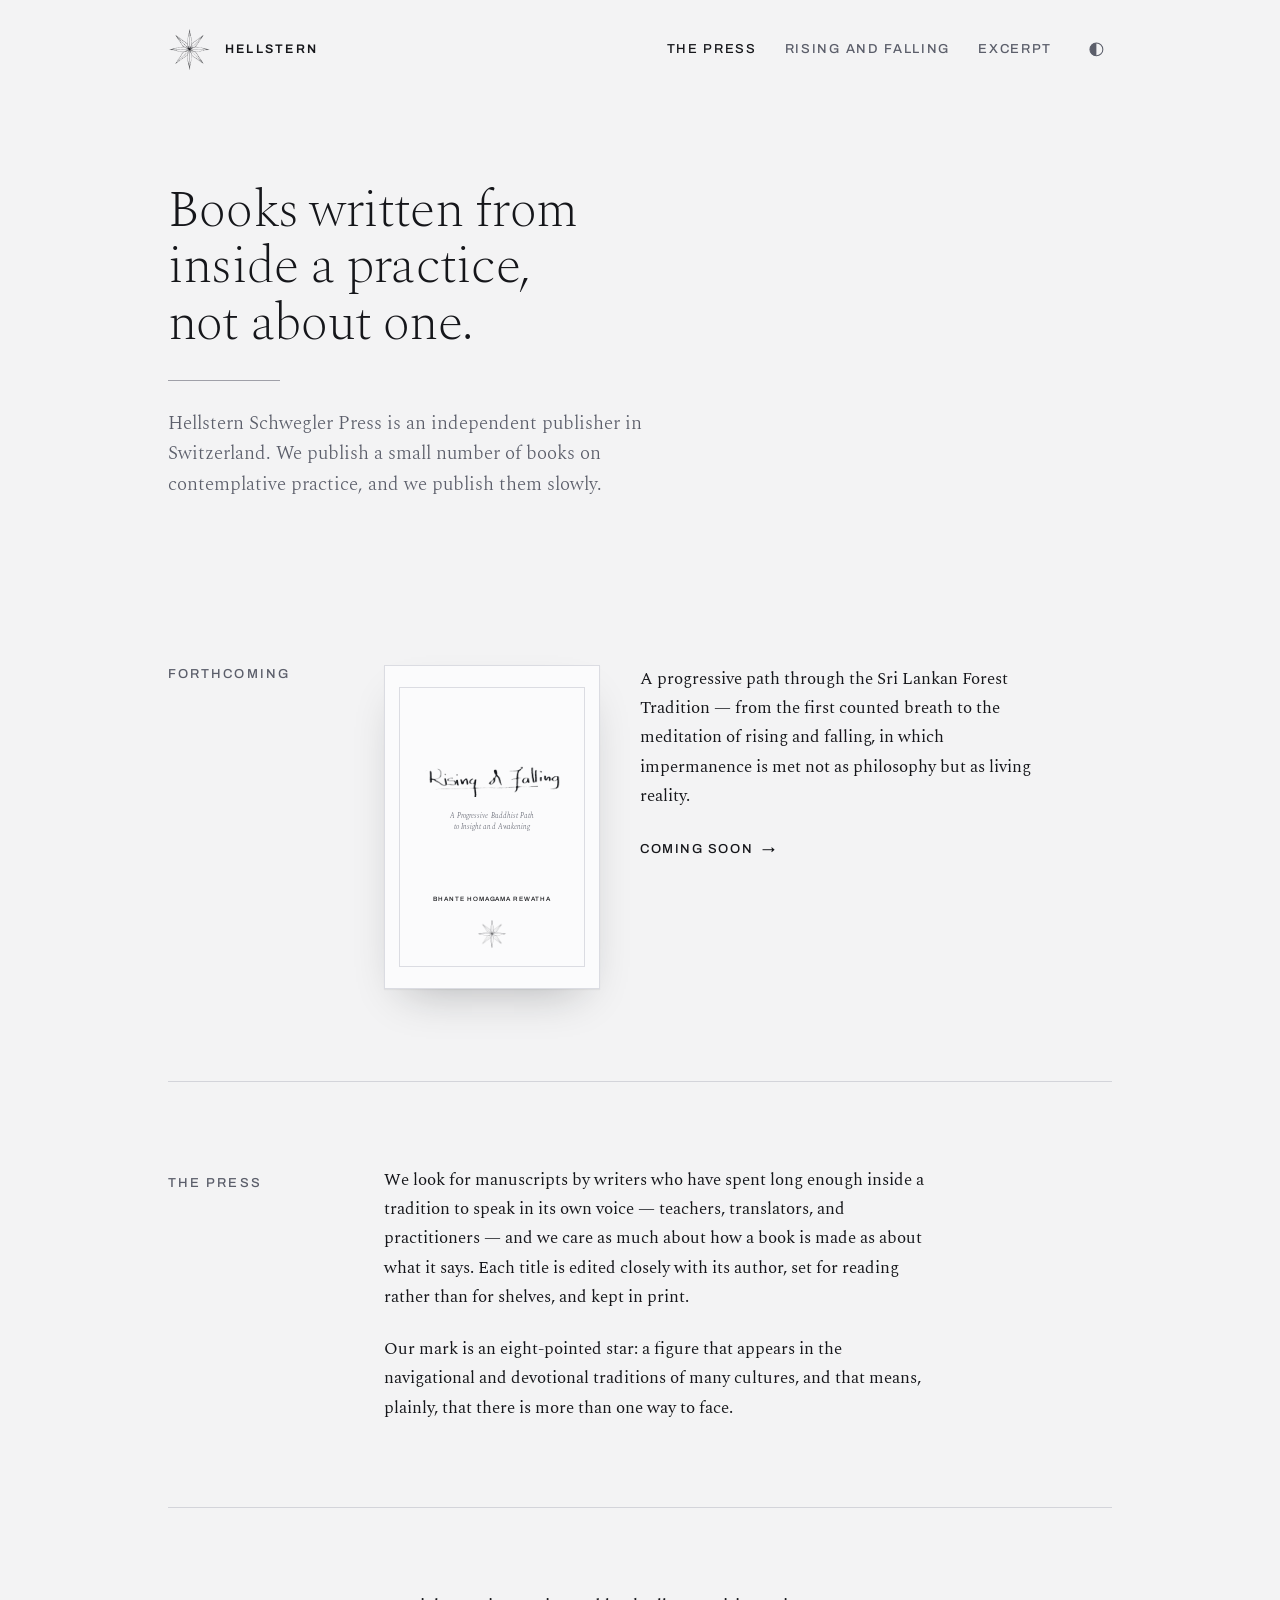
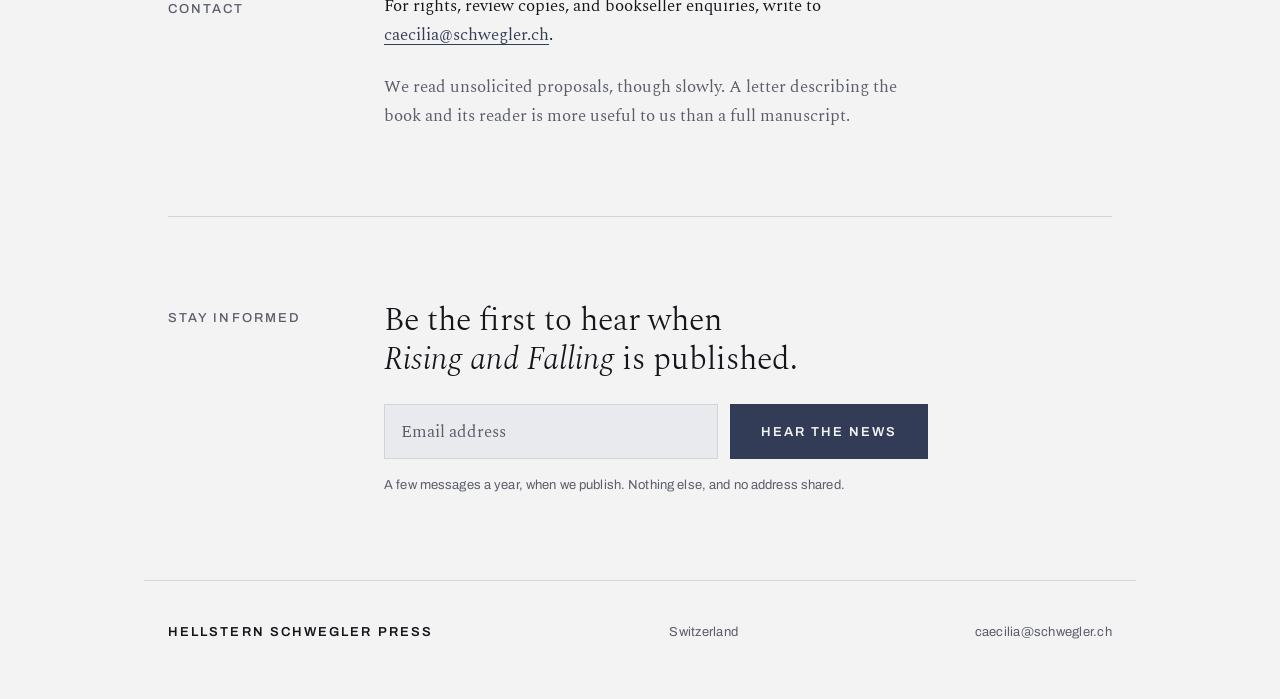
<file: index.html>
<!doctype html>
<html lang="en">
<head>
<meta charset="utf-8">
<meta name="viewport" content="width=device-width, initial-scale=1, viewport-fit=cover">
<title>Hellstern Schwegler Press</title>
<meta name="description" content="An independent Swiss publisher of books on contemplative practice. First title: Rising and Falling by Bhante Homagama Rewatha.">
<link rel="icon" type="image/png" href="assets/img/star-gold.png">
<link rel="apple-touch-icon" href="assets/img/favicon-180.png">
<script>
(function(){try{var t=localStorage.getItem("hsp-theme");
if(t==="dark"||t==="light")document.documentElement.setAttribute("data-theme",t);}catch(e){}})();
</script>
<link rel="preconnect" href="https://fonts.googleapis.com">
<link rel="preconnect" href="https://fonts.gstatic.com" crossorigin>
<link rel="stylesheet" href="https://fonts.googleapis.com/css2?family=Archivo:wght@400;500;600&family=Spectral:ital,wght@0,200;0,300;0,400;1,300;1,400&display=swap">
<link rel="stylesheet" href="assets/css/site.css">
<noscript><style>
.masthead__nav[data-collapsed]{display:flex}
.nav-toggle{display:none}
</style></noscript>

<meta property="og:title" content="Hellstern Schwegler Press">
<meta property="og:description" content="An independent Swiss publisher of books on contemplative practice.">
</head>
<body>

<header class="frame masthead">
  <a class="mark" href="index.html">
    <img src="assets/img/star-mono.png" alt="" width="512" height="512">
    <span class="mark__name">Hellstern</span>
  </a>
  <div class="masthead__end">
    <nav id="site-nav" class="masthead__nav" data-collapsed aria-label="Primary">
    <a href="index.html" aria-current="page">The Press</a>
    <a href="rising-and-falling.html">Rising and Falling</a>
    <a href="excerpt.html">Excerpt</a>
    </nav>
    <button class="theme-toggle" type="button" data-theme-toggle
            aria-label="Switch to dark theme" title="Switch to dark theme">
      <svg class="theme-toggle__icon" viewBox="0 0 24 24" aria-hidden="true" focusable="false">
        <circle cx="12" cy="12" r="9.2" fill="none" stroke="currentColor" stroke-width="1.5"></circle>
        <path d="M12 2.8 A9.2 9.2 0 0 0 12 21.2 Z" fill="currentColor"></path>
      </svg>
    </button>
    <button class="nav-toggle" type="button" data-nav-toggle
            aria-expanded="false" aria-controls="site-nav" aria-label="Open menu">
      <svg class="nav-toggle__icon" viewBox="0 0 24 24" aria-hidden="true" focusable="false">
        <line x1="3.5" y1="7" x2="20.5" y2="7"></line>
        <line x1="3.5" y1="12" x2="20.5" y2="12"></line>
        <line x1="3.5" y1="17" x2="20.5" y2="17"></line>
      </svg>
    </button>
  </div>
</header>

<main>

  <div class="frame hero">
    <h1 class="t-display" style="max-width:20ch">
      Books written from inside a practice, not about one.
    </h1>
    <div class="breath" aria-hidden="true"></div>
    <p class="lede muted" style="max-width:34rem;margin:0">
      Hellstern Schwegler Press is an independent publisher in Switzerland.
      We publish a small number of books on contemplative practice, and we
      publish them slowly.
    </p>
  </div>

  <div class="frame">

    <section class="section" aria-labelledby="s-forthcoming">
      <h2 class="section__label" id="s-forthcoming">Forthcoming</h2>
      <div class="section__body section__body--wide">
        <a class="entry entry--book" href="rising-and-falling.html">
      <figure class="book book--sm">
        <div class="book__cover">
          <div class="book__inner">
            <span class="book__spacer" aria-hidden="true"></span>
            <p class="book__title">
              <img class="book__hand" src="assets/img/title-handwritten.png"
                   alt="Rising and Falling" width="1379" height="315">
              <span class="book__sub">A Progressive Buddhist Path<br>to Insight and Awakening</span>
            </p>
            <div class="book__foot">
              <p class="book__author">Bhante Homagama Rewatha</p>
              <img class="book__mark" src="assets/img/star-mono.png"
                   alt="" width="512" height="512">
            </div>
          </div>
        </div>
      </figure>
          <div>
            <p style="margin-top:0">
              A progressive path through the Sri Lankan Forest Tradition — from the
              first counted breath to the meditation of rising and falling, in which
              impermanence is met not as philosophy but as living reality.
            </p>
            <span class="link-arrow">Coming soon</span>
          </div>
        </a>
      </div>
    </section>

    <section class="section" aria-labelledby="s-about">
      <h2 class="section__label" id="s-about">The press</h2>
      <div class="section__body">
        <p>
          We look for manuscripts by writers who have spent long enough inside a
          tradition to speak in its own voice — teachers, translators, and
          practitioners — and we care as much about how a book is made as about
          what it says. Each title is edited closely with its author, set for
          reading rather than for shelves, and kept in print.
        </p>
        <p>
          Our mark is an eight-pointed star: a figure that appears in the
          navigational and devotional traditions of many cultures, and that means,
          plainly, that there is more than one way to face.
        </p>
      </div>
    </section>

    <section class="section" aria-labelledby="s-contact">
      <h2 class="section__label" id="s-contact">Contact</h2>
      <div class="section__body">
        <p>
          For rights, review copies, and bookseller enquiries, write to
          <a href="#" data-contact="show">our editorial address</a>.
        </p>
        <p class="muted">
          We read unsolicited proposals, though slowly. A letter describing the
          book and its reader is more useful to us than a full manuscript.
        </p>
      </div>
    </section>

    <section class="section" id="newsletter" aria-labelledby="s-news">
      <h2 class="section__label" id="s-news">Stay informed</h2>
      <div class="section__body signup">
        <h3 class="t-head">Be the first to hear when <em>Rising and Falling</em> is published.</h3>
        <form data-signup novalidate>
          <label class="visually-hidden" for="email-press">Email address</label>
          <div class="signup__form">
            <input id="email-press" type="email" name="email" placeholder="Email address"
                   autocomplete="email" required>
            <button class="btn" type="submit">Hear the news</button>
          </div>
          <div class="hp" aria-hidden="true">
            <label for="website-press">Leave this empty</label>
            <input id="website-press" type="text" name="website" tabindex="-1" autocomplete="off">
          </div>
        </form>
        <p class="signup__status" data-signup-status role="status" aria-live="polite"></p>
        <p class="signup__note">
          A few messages a year, when we publish. Nothing else, and no address shared.
        </p>
      </div>
    </section>

  </div>
</main>

<footer class="frame colophon">
  <span class="colophon__name">Hellstern Schwegler Press</span>
  <span>Switzerland</span>
  <a href="#" data-contact="show">Contact</a>
</footer>

<script src="assets/js/theme.js"></script>
<script src="assets/js/nav.js"></script>
<script src="assets/js/config.js"></script>
<script src="assets/js/signup.js"></script>
</body>
</html>
</file>
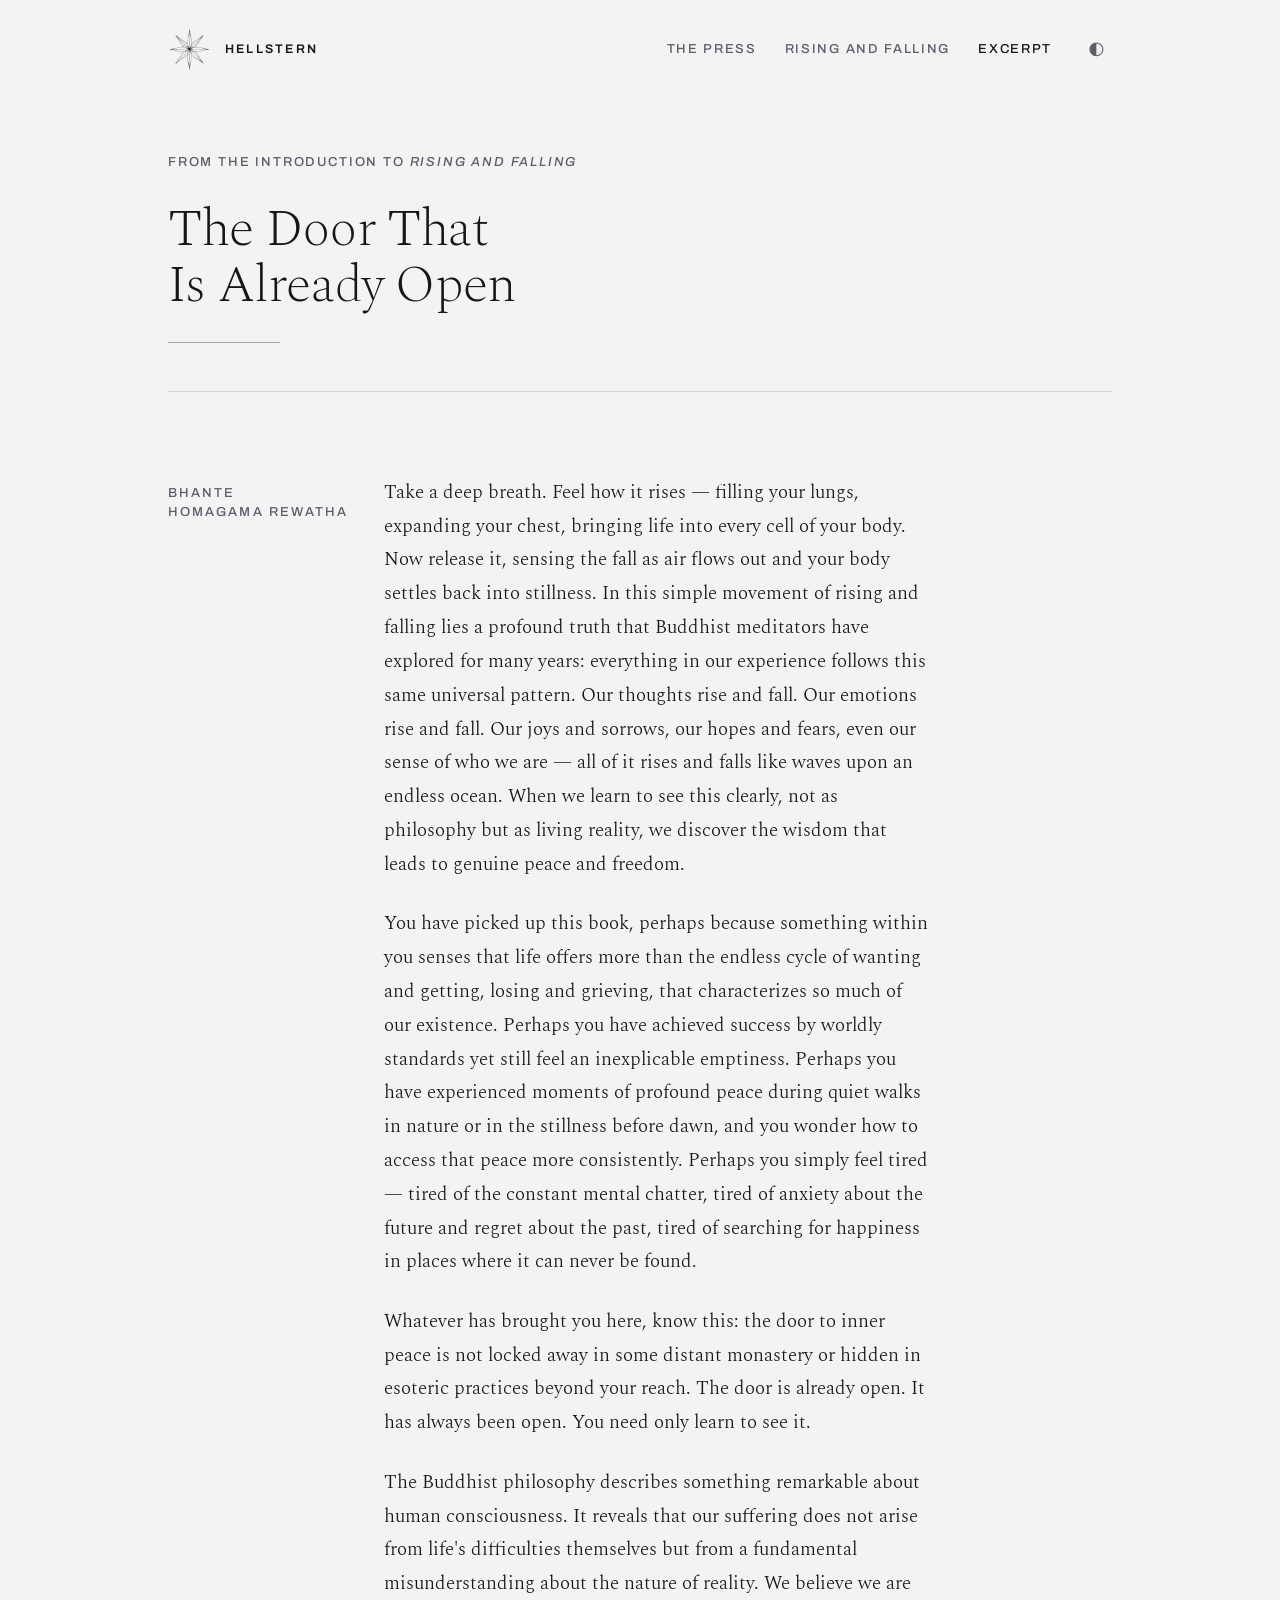
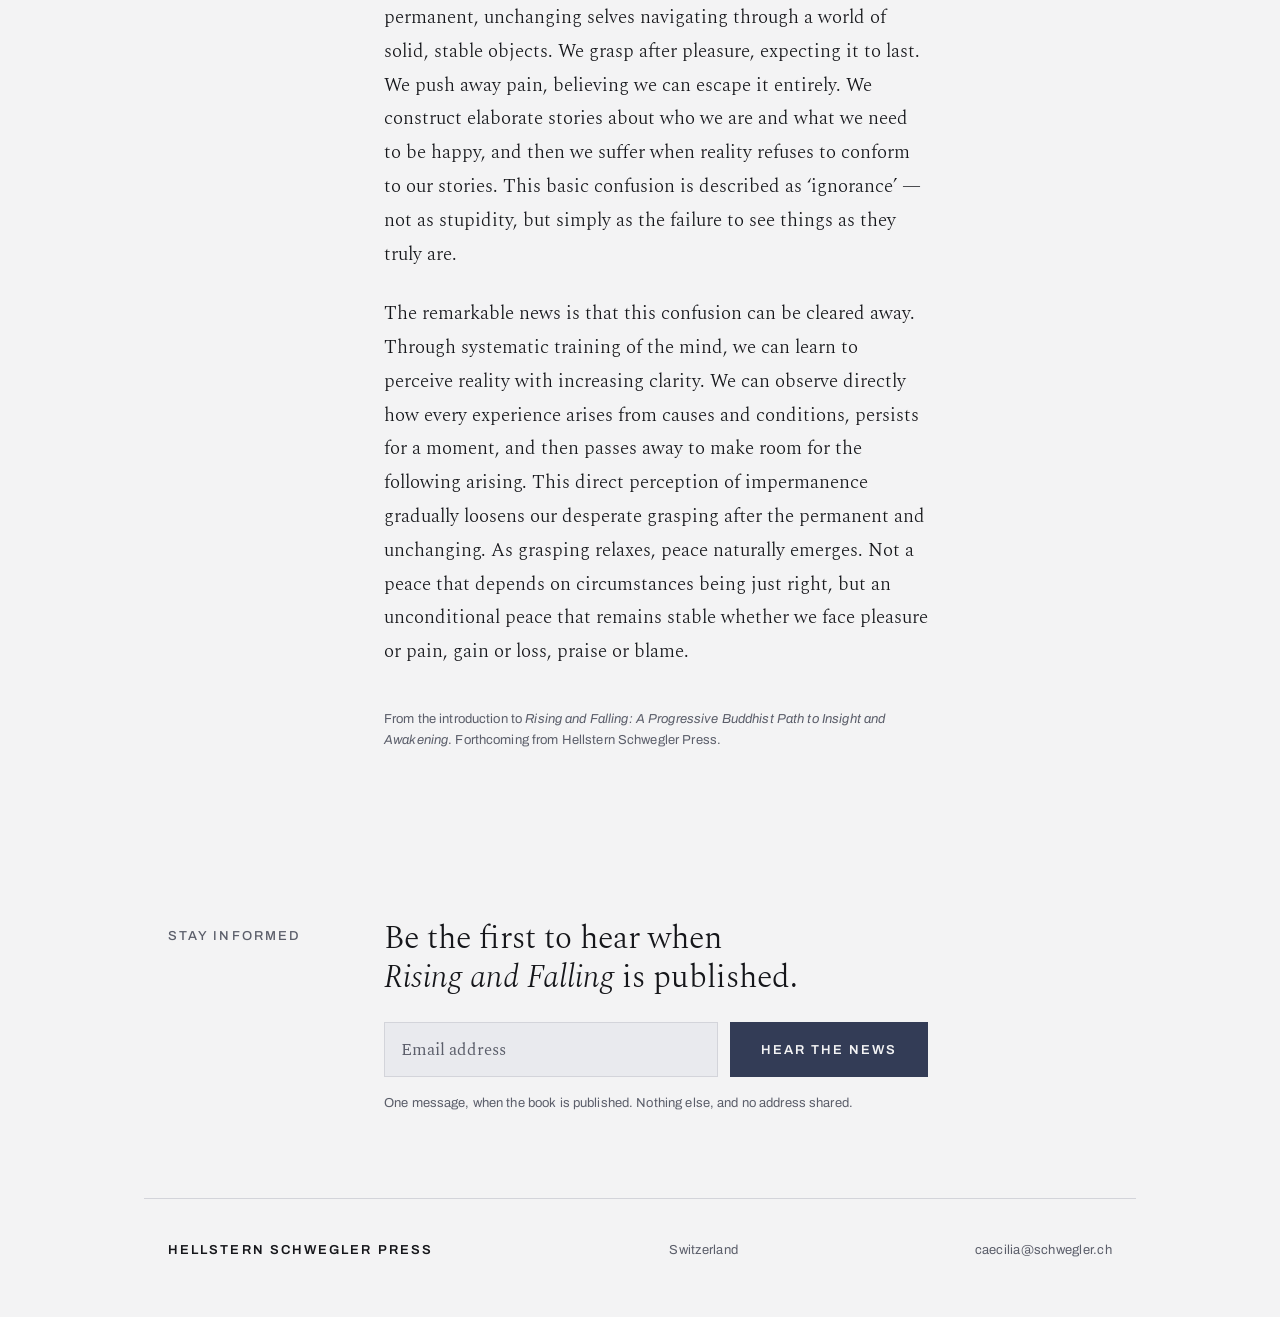
<file: excerpt.html>
<!doctype html>
<html lang="en">
<head>
<meta charset="utf-8">
<meta name="viewport" content="width=device-width, initial-scale=1, viewport-fit=cover">
<title>The Door That Is Already Open</title>
<meta name="description" content="An excerpt from the introduction to Rising and Falling by Bhante Homagama Rewatha.">
<link rel="icon" type="image/png" href="assets/img/star-gold.png">
<link rel="apple-touch-icon" href="assets/img/favicon-180.png">
<script>
(function(){try{var t=localStorage.getItem("hsp-theme");
if(t==="dark"||t==="light")document.documentElement.setAttribute("data-theme",t);}catch(e){}})();
</script>
<link rel="preconnect" href="https://fonts.googleapis.com">
<link rel="preconnect" href="https://fonts.gstatic.com" crossorigin>
<link rel="stylesheet" href="https://fonts.googleapis.com/css2?family=Archivo:wght@400;500;600&family=Spectral:ital,wght@0,200;0,300;0,400;1,300;1,400&display=swap">
<link rel="stylesheet" href="assets/css/site.css">
<noscript><style>
.masthead__nav[data-collapsed]{display:flex}
.nav-toggle{display:none}
</style></noscript>

<meta property="og:title" content="The Door That Is Already Open">
<meta property="og:description" content="An excerpt from Rising and Falling by Bhante Homagama Rewatha.">
</head>
<body>

<header class="frame masthead">
  <a class="mark" href="index.html">
    <img src="assets/img/star-mono.png" alt="" width="512" height="512">
    <span class="mark__name">Hellstern</span>
  </a>
  <div class="masthead__end">
    <nav id="site-nav" class="masthead__nav" data-collapsed aria-label="Primary">
    <a href="index.html">The Press</a>
    <a href="rising-and-falling.html">Rising and Falling</a>
    <a href="excerpt.html" aria-current="page">Excerpt</a>
    </nav>
    <button class="theme-toggle" type="button" data-theme-toggle
            aria-label="Switch to dark theme" title="Switch to dark theme">
      <svg class="theme-toggle__icon" viewBox="0 0 24 24" aria-hidden="true" focusable="false">
        <circle cx="12" cy="12" r="9.2" fill="none" stroke="currentColor" stroke-width="1.5"></circle>
        <path d="M12 2.8 A9.2 9.2 0 0 0 12 21.2 Z" fill="currentColor"></path>
      </svg>
    </button>
    <button class="nav-toggle" type="button" data-nav-toggle
            aria-expanded="false" aria-controls="site-nav" aria-label="Open menu">
      <svg class="nav-toggle__icon" viewBox="0 0 24 24" aria-hidden="true" focusable="false">
        <line x1="3.5" y1="7" x2="20.5" y2="7"></line>
        <line x1="3.5" y1="12" x2="20.5" y2="12"></line>
        <line x1="3.5" y1="17" x2="20.5" y2="17"></line>
      </svg>
    </button>
  </div>
</header>

<main class="frame">

  <div class="hero" style="padding-block:clamp(3rem,7vw,5rem) clamp(2rem,4vw,3rem)">
    <p class="meta" style="margin:0">From the introduction to <em>Rising and Falling</em></p>
    <h1 class="t-display" style="max-width:16ch">The Door That Is Already Open</h1>
    <div class="breath" aria-hidden="true"></div>
  </div>

  <article class="section" style="border-top:1px solid var(--rule)">
    <p class="section__label">Bhante Homagama&nbsp;Rewatha</p>
    <div class="section__body">
      <div class="excerpt" style="border-left:0;padding-left:0">

        <p>
          Take a deep breath. Feel how it rises — filling your lungs, expanding
          your chest, bringing life into every cell of your body. Now release it,
          sensing the fall as air flows out and your body settles back into
          stillness. In this simple movement of rising and falling lies a profound
          truth that Buddhist meditators have explored for many years: everything
          in our experience follows this same universal pattern. Our thoughts rise
          and fall. Our emotions rise and fall. Our joys and sorrows, our hopes and
          fears, even our sense of who we are — all of it rises and falls like
          waves upon an endless ocean. When we learn to see this clearly, not as
          philosophy but as living reality, we discover the wisdom that leads to
          genuine peace and freedom.
        </p>

        <p>
          You have picked up this book, perhaps because something within you senses
          that life offers more than the endless cycle of wanting and getting,
          losing and grieving, that characterizes so much of our existence. Perhaps
          you have achieved success by worldly standards yet still feel an
          inexplicable emptiness. Perhaps you have experienced moments of profound
          peace during quiet walks in nature or in the stillness before dawn, and
          you wonder how to access that peace more consistently. Perhaps you simply
          feel tired — tired of the constant mental chatter, tired of anxiety about
          the future and regret about the past, tired of searching for happiness in
          places where it can never be found.
        </p>

        <p>
          Whatever has brought you here, know this: the door to inner peace is not
          locked away in some distant monastery or hidden in esoteric practices
          beyond your reach. The door is already open. It has always been open. You
          need only learn to see it.
        </p>

        <p>
          The Buddhist philosophy describes something remarkable about human
          consciousness. It reveals that our suffering does not arise from life's
          difficulties themselves but from a fundamental misunderstanding about the
          nature of reality. We believe we are permanent, unchanging selves
          navigating through a world of solid, stable objects. We grasp after
          pleasure, expecting it to last. We push away pain, believing we can
          escape it entirely. We construct elaborate stories about who we are and
          what we need to be happy, and then we suffer when reality refuses to
          conform to our stories. This basic confusion is described as
          &lsquo;ignorance&rsquo; — not as stupidity, but simply as the failure to
          see things as they truly are.
        </p>

        <p>
          The remarkable news is that this confusion can be cleared away. Through
          systematic training of the mind, we can learn to perceive reality with
          increasing clarity. We can observe directly how every experience arises
          from causes and conditions, persists for a moment, and then passes away
          to make room for the following arising. This direct perception of
          impermanence gradually loosens our desperate grasping after the permanent
          and unchanging. As grasping relaxes, peace naturally emerges. Not a peace
          that depends on circumstances being just right, but an unconditional
          peace that remains stable whether we face pleasure or pain, gain or loss,
          praise or blame.
        </p>

      </div>

      <p class="signup__note" style="margin-top:2.5rem">
        From the introduction to <em>Rising and Falling: A Progressive Buddhist Path
        to Insight and Awakening</em>. Forthcoming from Hellstern Schwegler Press.
      </p>
    </div>
  </article>

  <section class="section" id="hear-the-news" aria-labelledby="s-news">
    <h2 class="section__label" id="s-news">Stay informed</h2>
    <div class="section__body signup">
      <h3 class="t-head">Be the first to hear when <em>Rising and Falling</em> is published.</h3>
      <form data-signup novalidate>
        <label class="visually-hidden" for="email-excerpt">Email address</label>
        <div class="signup__form">
          <input id="email-excerpt" type="email" name="email" placeholder="Email address"
                 autocomplete="email" required>
          <button class="btn" type="submit">Hear the news</button>
        </div>
        <div class="hp" aria-hidden="true">
          <label for="website-excerpt">Leave this empty</label>
          <input id="website-excerpt" type="text" name="website" tabindex="-1" autocomplete="off">
        </div>
      </form>
      <p class="signup__status" data-signup-status role="status" aria-live="polite"></p>
      <p class="signup__note">
        One message, when the book is published. Nothing else, and no address shared.
      </p>
    </div>
  </section>

</main>

<footer class="frame colophon">
  <span class="colophon__name">Hellstern Schwegler Press</span>
  <span>Switzerland</span>
  <a href="#" data-contact="show">Contact</a>
</footer>

<script src="assets/js/theme.js"></script>
<script src="assets/js/nav.js"></script>
<script src="assets/js/config.js"></script>
<script src="assets/js/signup.js"></script>
</body>
</html>
</file>
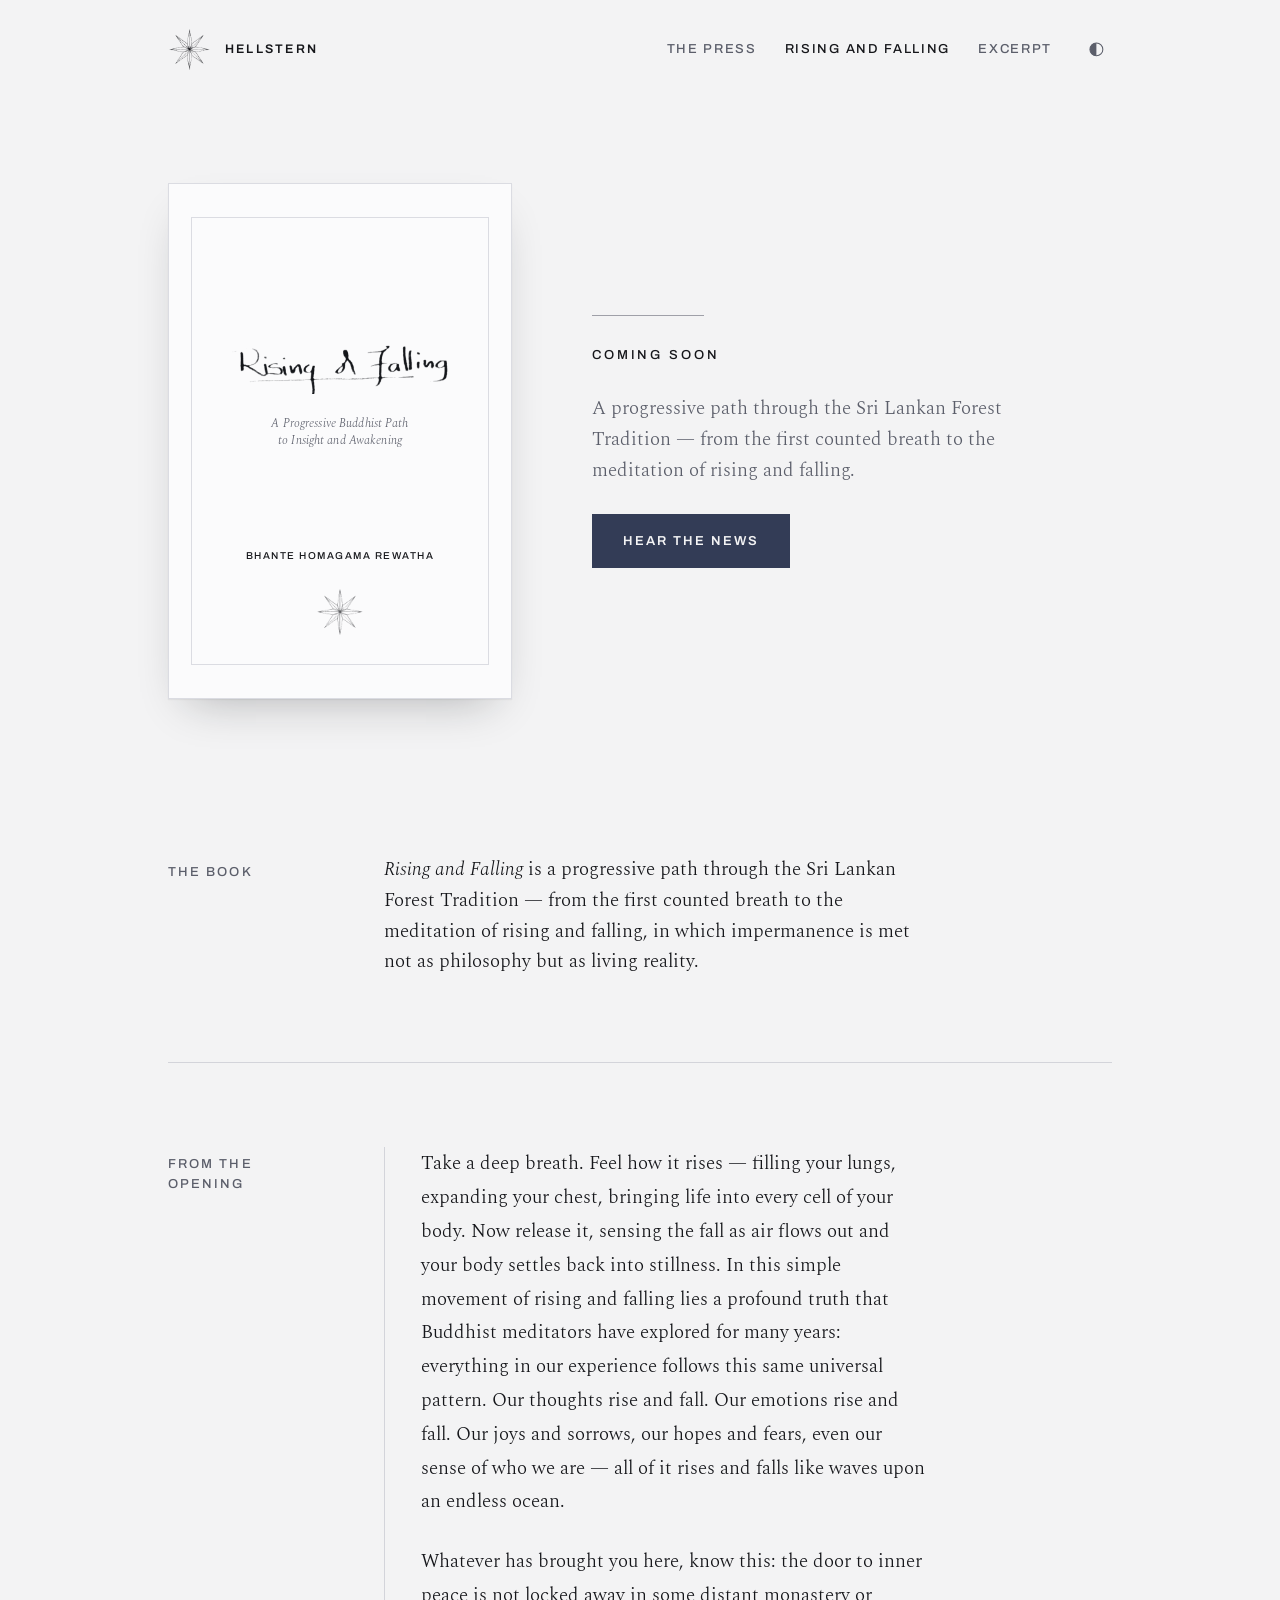
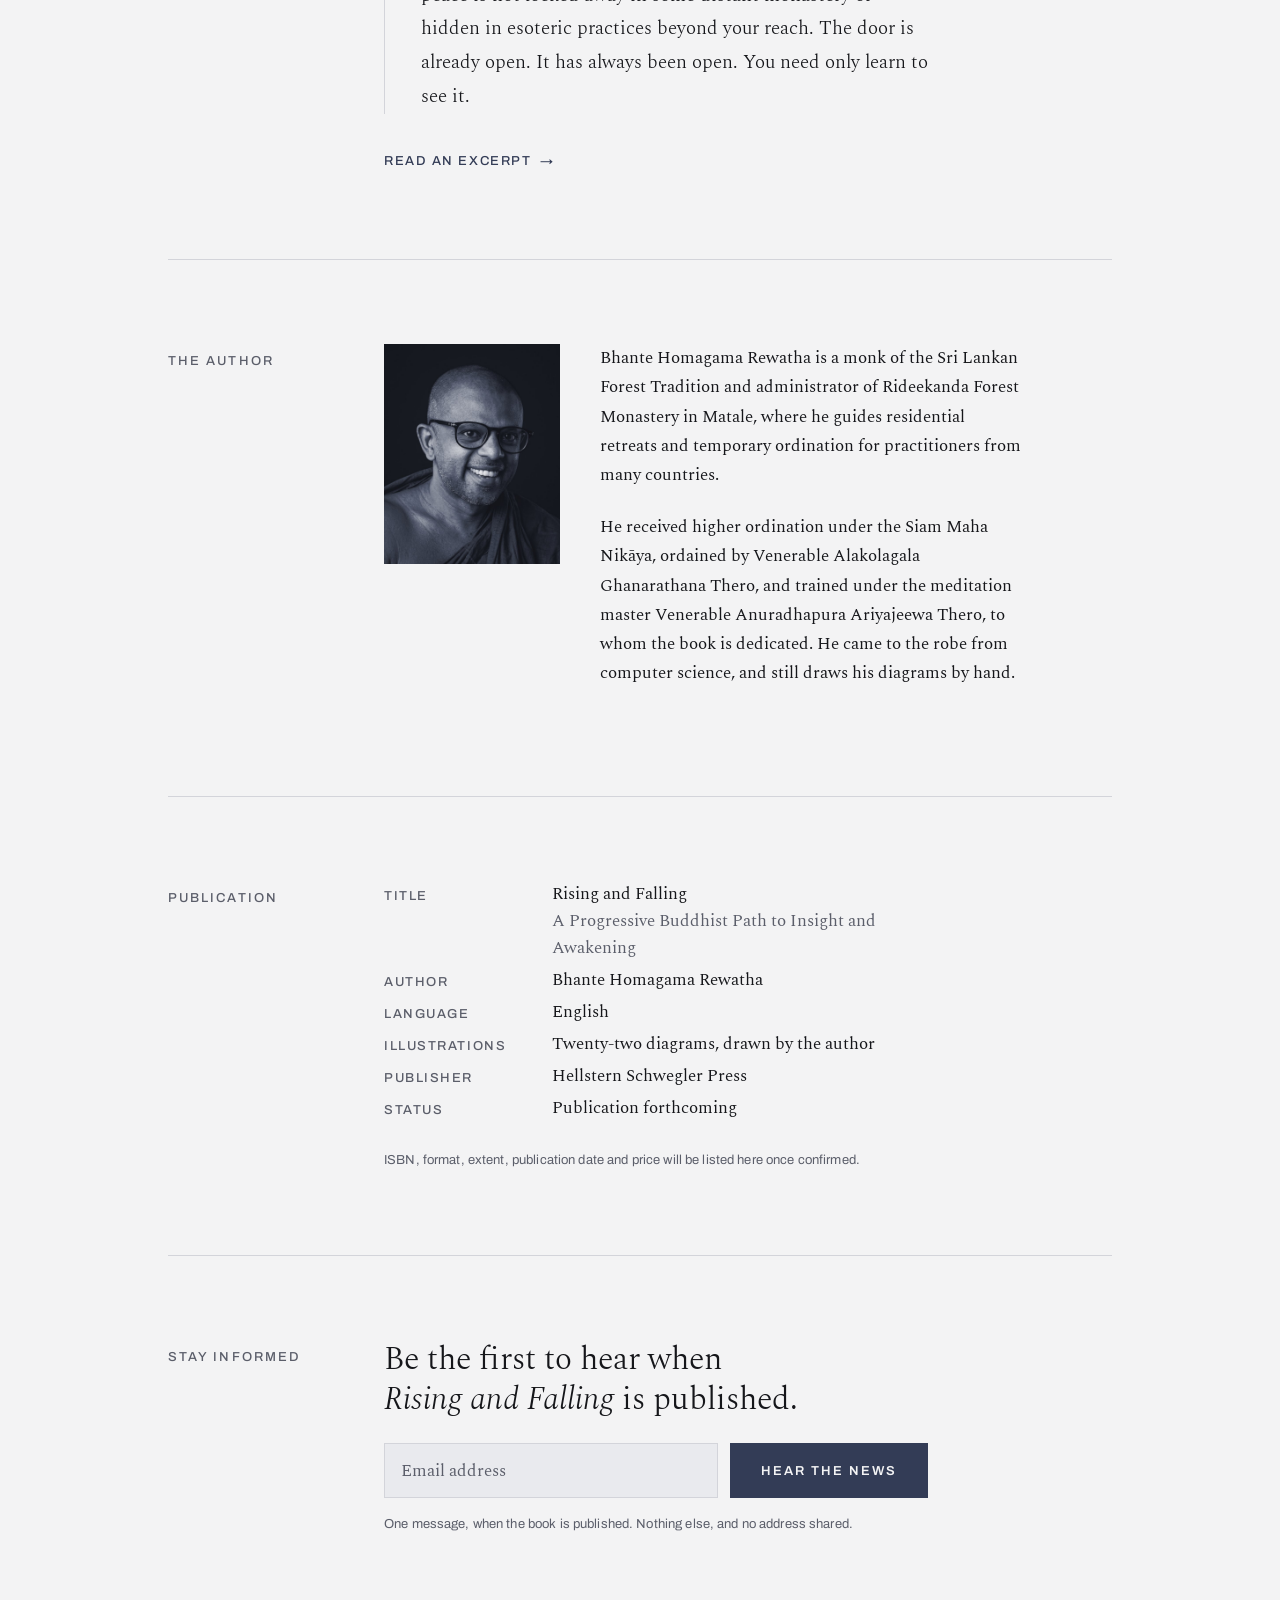
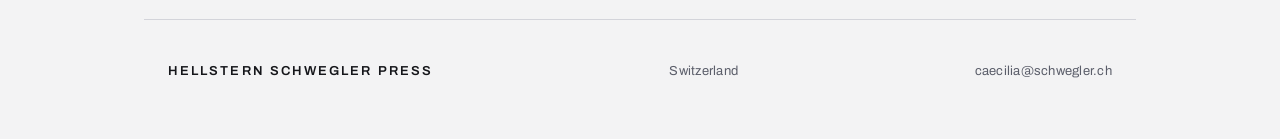
<file: rising-and-falling.html>
<!doctype html>
<html lang="en">
<head>
<meta charset="utf-8">
<meta name="viewport" content="width=device-width, initial-scale=1, viewport-fit=cover">
<title>Rising and Falling — Hellstern Schwegler Press</title>
<meta name="description" content="Rising and Falling by Bhante Homagama Rewatha. A progressive path through the Sri Lankan Forest Tradition. Forthcoming from Hellstern Schwegler Press.">
<link rel="icon" type="image/png" href="assets/img/star-gold.png">
<link rel="apple-touch-icon" href="assets/img/favicon-180.png">
<script>
(function(){try{var t=localStorage.getItem("hsp-theme");
if(t==="dark"||t==="light")document.documentElement.setAttribute("data-theme",t);}catch(e){}})();
</script>
<link rel="preconnect" href="https://fonts.googleapis.com">
<link rel="preconnect" href="https://fonts.gstatic.com" crossorigin>
<link rel="stylesheet" href="https://fonts.googleapis.com/css2?family=Archivo:wght@400;500;600&family=Spectral:ital,wght@0,200;0,300;0,400;1,300;1,400&display=swap">
<link rel="stylesheet" href="assets/css/site.css">
<noscript><style>
.masthead__nav[data-collapsed]{display:flex}
.nav-toggle{display:none}
</style></noscript>

<meta property="og:title" content="Rising and Falling — Bhante Homagama Rewatha">
<meta property="og:description" content="A progressive path through the Sri Lankan Forest Tradition. Forthcoming from Hellstern Schwegler Press.">
<meta property="og:type" content="book">
</head>
<body>

<header class="frame masthead">
  <a class="mark" href="index.html">
    <img src="assets/img/star-mono.png" alt="" width="512" height="512">
    <span class="mark__name">Hellstern</span>
  </a>
  <div class="masthead__end">
    <nav id="site-nav" class="masthead__nav" data-collapsed aria-label="Primary">
    <a href="index.html">The Press</a>
    <a href="rising-and-falling.html" aria-current="page">Rising and Falling</a>
    <a href="excerpt.html">Excerpt</a>
    </nav>
    <button class="theme-toggle" type="button" data-theme-toggle
            aria-label="Switch to dark theme" title="Switch to dark theme">
      <svg class="theme-toggle__icon" viewBox="0 0 24 24" aria-hidden="true" focusable="false">
        <circle cx="12" cy="12" r="9.2" fill="none" stroke="currentColor" stroke-width="1.5"></circle>
        <path d="M12 2.8 A9.2 9.2 0 0 0 12 21.2 Z" fill="currentColor"></path>
      </svg>
    </button>
    <button class="nav-toggle" type="button" data-nav-toggle
            aria-expanded="false" aria-controls="site-nav" aria-label="Open menu">
      <svg class="nav-toggle__icon" viewBox="0 0 24 24" aria-hidden="true" focusable="false">
        <line x1="3.5" y1="7" x2="20.5" y2="7"></line>
        <line x1="3.5" y1="12" x2="20.5" y2="12"></line>
        <line x1="3.5" y1="17" x2="20.5" y2="17"></line>
      </svg>
    </button>
  </div>
</header>

<main>

  <div class="frame hero hero--book">
      <figure class="book">
        <div class="book__cover">
          <div class="book__inner">
            <span class="book__spacer" aria-hidden="true"></span>
            <h1 class="book__title">
              <img class="book__hand" src="assets/img/title-handwritten.png"
                   alt="Rising and Falling" width="1379" height="315">
              <span class="book__sub">A Progressive Buddhist Path<br>to Insight and Awakening</span>
            </h1>
            <div class="book__foot">
              <p class="book__author">Bhante Homagama Rewatha</p>
              <img class="book__mark" src="assets/img/star-mono.png"
                   alt="" width="512" height="512">
            </div>
          </div>
        </div>
      </figure>
    <div class="hero__aside">
      <div class="breath" aria-hidden="true"></div>
      <p class="status">Coming soon</p>
      <p class="lede muted" style="margin:0">
        A progressive path through the Sri Lankan Forest Tradition — from the
        first counted breath to the meditation of rising and falling.
      </p>
      <a class="btn" href="#hear-the-news">Hear the news</a>
    </div>
  </div>

  <div class="frame">

    <section class="section" aria-labelledby="s-about">
      <h2 class="section__label" id="s-about">The book</h2>
      <div class="section__body">
        <p class="lede">
          <em>Rising and Falling</em> is a progressive path through the Sri Lankan
          Forest Tradition — from the first counted breath to the meditation of
          rising and falling, in which impermanence is met not as philosophy but
          as living reality.
        </p>
      </div>
    </section>

    <section class="section" aria-labelledby="s-excerpt">
      <h2 class="section__label" id="s-excerpt">From the opening</h2>
      <div class="section__body">
        <div class="excerpt">
          <p>
            Take a deep breath. Feel how it rises — filling your lungs, expanding
            your chest, bringing life into every cell of your body. Now release it,
            sensing the fall as air flows out and your body settles back into
            stillness. In this simple movement of rising and falling lies a
            profound truth that Buddhist meditators have explored for many years:
            everything in our experience follows this same universal pattern. Our
            thoughts rise and fall. Our emotions rise and fall. Our joys and
            sorrows, our hopes and fears, even our sense of who we are — all of it
            rises and falls like waves upon an endless ocean.
          </p>
          <p>
            Whatever has brought you here, know this: the door to inner peace is
            not locked away in some distant monastery or hidden in esoteric
            practices beyond your reach. The door is already open. It has always
            been open. You need only learn to see it.
          </p>
        </div>
        <p style="margin-top:2rem">
          <a class="link-arrow" href="excerpt.html">Read an excerpt</a>
        </p>
      </div>
    </section>

    <section class="section" aria-labelledby="s-author">
      <h2 class="section__label" id="s-author">The author</h2>
      <div class="section__body section__body--wide">
        <div class="author">
          <!-- Drop a portrait at assets/img/author.jpg (4:5, at least 800×1000)
               and this placeholder disappears on its own. -->
          <img class="portrait" src="assets/img/author.jpg"
               alt="Bhante Homagama Rewatha"
               width="800" height="1000" loading="lazy"
               onerror="this.outerHTML='&lt;div class=&quot;portrait portrait--empty&quot; role=&quot;img&quot; aria-label=&quot;Portrait of Bhante Homagama Rewatha, forthcoming&quot;&gt;Portrait forthcoming&lt;/div&gt;'">
          <div>
            <p>
              Bhante Homagama Rewatha is a monk of the Sri Lankan Forest Tradition
              and administrator of Rideekanda Forest Monastery in Matale, where he
              guides residential retreats and temporary ordination for practitioners
              from many countries.
            </p>
            <p>
              He received higher ordination under the Siam Maha Nikāya, ordained by
              Venerable Alakolagala Ghanarathana Thero, and trained under the
              meditation master Venerable Anuradhapura Ariyajeewa Thero, to whom the
              book is dedicated. He came to the robe from computer science, and still
              draws his diagrams by hand.
            </p>
          </div>
        </div>
      </div>
    </section>

    <section class="section" aria-labelledby="s-info">
      <h2 class="section__label" id="s-info">Publication</h2>
      <div class="section__body">
        <dl class="coldata">
          <dt>Title</dt>
          <dd>Rising and Falling<br>
            <span class="muted">A Progressive Buddhist Path to Insight and Awakening</span></dd>
          <dt>Author</dt>
          <dd>Bhante Homagama Rewatha</dd>
          <dt>Language</dt>
          <dd>English</dd>
          <dt>Illustrations</dt>
          <dd>Twenty-two diagrams, drawn by the author</dd>
          <dt>Publisher</dt>
          <dd>Hellstern Schwegler Press</dd>
          <dt>Status</dt>
          <dd>Publication forthcoming</dd>
        </dl>
        <p class="signup__note" style="margin-top:1.75rem">
          ISBN, format, extent, publication date and price will be listed here once confirmed.
        </p>
      </div>
    </section>

    <section class="section" id="hear-the-news" aria-labelledby="s-news">
      <h2 class="section__label" id="s-news">Stay informed</h2>
      <div class="section__body signup">
        <h3 class="t-head">Be the first to hear when <em>Rising and Falling</em> is published.</h3>
        <form data-signup novalidate>
          <label class="visually-hidden" for="email-book">Email address</label>
          <div class="signup__form">
            <input id="email-book" type="email" name="email" placeholder="Email address"
                   autocomplete="email" required>
            <button class="btn" type="submit">Hear the news</button>
          </div>
          <div class="hp" aria-hidden="true">
            <label for="website-book">Leave this empty</label>
            <input id="website-book" type="text" name="website" tabindex="-1" autocomplete="off">
          </div>
        </form>
        <p class="signup__status" data-signup-status role="status" aria-live="polite"></p>
        <p class="signup__note">
          One message, when the book is published. Nothing else, and no address shared.
        </p>
      </div>
    </section>

  </div>
</main>

<footer class="frame colophon">
  <span class="colophon__name">Hellstern Schwegler Press</span>
  <span>Switzerland</span>
  <a href="#" data-contact="show">Contact</a>
</footer>

<script src="assets/js/theme.js"></script>
<script src="assets/js/nav.js"></script>
<script src="assets/js/config.js"></script>
<script src="assets/js/signup.js"></script>
</body>
</html>
</file>
<file: assets/css/site.css>
/* ===========================================================================
   Hellstern Schwegler Press — site stylesheet
   Palette note: the accent is not a decorative choice. #333C56 is sampled
   from the blue-black ballpoint ink in Bhante Rewatha's own notebook pages.
   =========================================================================== */

:root {
  /* light — cool Swiss paper stock, neutrals biased toward the ink */
  --paper:      #F3F3F4;
  --paper-2:    #E9EAEE;
  --ink:        #15161A;
  --ink-soft:   #5B5E6A;
  --pen:        #333C56;
  --pen-hover:  #1F2740;
  --rule:       #D3D4DA;
  --cover:      #FBFBFC;
  --cover-rule: #DBDCE2;
  --book-shadow: 0 1px 1px rgba(21,22,26,.05), 0 20px 44px -20px rgba(21,22,26,.30);
  --logo-invert: 0;
  color-scheme: light;

  --measure: 34rem;
  --frame: 62rem;
  --label-col: 10rem;

  --step--1: 0.8125rem;
  --step-0:  1.0625rem;
  --step-1:  1.1875rem;
  --step-2:  clamp(1.5rem, 1.1rem + 1.6vw, 2rem);
  --step-3:  clamp(2rem, 1.3rem + 3vw, 3.25rem);

  --serif: "Spectral", "Iowan Old Style", "Palatino Linotype", Palatino, Georgia, serif;
  --grotesk: "Archivo", "Helvetica Neue", Helvetica, Arial, sans-serif;
}

@media (prefers-color-scheme: dark) {
  :root:not([data-theme="light"]) {
    --paper:      #131418;
    --paper-2:    #1C1E24;
    --ink:        #E8E8EA;
    --ink-soft:   #9B9EAB;
    --pen:        #A9B2CC;
    --pen-hover:  #C7CEE4;
    --rule:       #2C2E36;
    --cover:      #1E212A;
    --cover-rule: #363A47;
    --book-shadow: 0 1px 1px rgba(0,0,0,.45), 0 20px 44px -20px rgba(0,0,0,.8);
    --logo-invert: 1;
    color-scheme: dark;
  }
}

:root[data-theme="dark"] {
  --paper:      #131418;
  --paper-2:    #1C1E24;
  --ink:        #E8E8EA;
  --ink-soft:   #9B9EAB;
  --pen:        #A9B2CC;
  --pen-hover:  #C7CEE4;
  --rule:       #2C2E36;
  --cover:      #1E212A;
  --cover-rule: #363A47;
  --book-shadow: 0 1px 1px rgba(0,0,0,.45), 0 20px 44px -20px rgba(0,0,0,.8);
  --logo-invert: 1;
  color-scheme: dark;
}

:root[data-theme="light"] { color-scheme: light; }

*, *::before, *::after { box-sizing: border-box; }

html { -webkit-text-size-adjust: 100%; }

body {
  margin: 0;
  background: var(--paper);
  color: var(--ink);
  font-family: var(--serif);
  font-size: var(--step-0);
  font-weight: 400;
  line-height: 1.72;
  -webkit-font-smoothing: antialiased;
  text-rendering: optimizeLegibility;
}

img { max-width: 100%; height: auto; display: block; }

a { color: var(--pen); text-decoration-thickness: 1px; text-underline-offset: 0.22em; }
a:hover { color: var(--pen-hover); }

:focus-visible {
  outline: 2px solid var(--pen);
  outline-offset: 3px;
  border-radius: 1px;
}

/* --- frame + section grid ------------------------------------------------ */

.frame {
  max-width: var(--frame);
  margin-inline: auto;
  padding-inline: 1.5rem;
}

.section {
  padding-block: clamp(3rem, 7vw, 5.25rem);
  border-top: 1px solid var(--rule);
}
.section:first-of-type { border-top: 0; }

/* Marginal running head — a Swiss editorial device, and it encodes the real
   section name rather than an invented number. Stacks above content on phones. */
.section__label {
  font-family: var(--grotesk);
  font-size: var(--step--1);
  font-weight: 500;
  letter-spacing: 0.16em;
  text-transform: uppercase;
  color: var(--ink-soft);
  margin: 0 0 1.25rem;
  line-height: 1.5;
}

.section__body { max-width: var(--measure); }
/* the author block carries a portrait beside its text and needs the extra room */
.section__body--wide { max-width: 42rem; }
.section__body > :first-child { margin-top: 0; }
.section__body > :last-child { margin-bottom: 0; }

@media (min-width: 60rem) {
  .section {
    display: grid;
    grid-template-columns: var(--label-col) minmax(0, 1fr);
    column-gap: 3.5rem;
  }
  .section__label { margin-bottom: 0; padding-top: 0.5rem; }
}

/* --- typography ---------------------------------------------------------- */

h1, h2, h3 { font-weight: 300; text-wrap: balance; }

.t-display {
  font-size: var(--step-3);
  font-weight: 200;
  line-height: 1.08;
  letter-spacing: -0.015em;
  margin: 0;
}

.t-head {
  font-size: var(--step-2);
  font-weight: 300;
  line-height: 1.24;
  margin: 0 0 1rem;
}

p { margin: 0 0 1.35em; }

.lede {
  font-size: var(--step-1);
  font-weight: 300;
  line-height: 1.62;
  color: var(--ink);
}

.muted { color: var(--ink-soft); }

.meta {
  font-family: var(--grotesk);
  font-size: var(--step--1);
  font-weight: 500;
  letter-spacing: 0.14em;
  text-transform: uppercase;
  color: var(--ink-soft);
}

.visually-hidden {
  position: absolute; width: 1px; height: 1px;
  padding: 0; margin: -1px; overflow: hidden;
  clip: rect(0 0 0 0); white-space: nowrap; border: 0;
}

/* --- masthead ------------------------------------------------------------ */

.masthead {
  position: relative;
  display: flex;
  align-items: center;
  justify-content: space-between;
  gap: 1.5rem;
  flex-wrap: wrap;
  padding-block: 1.75rem 0;
}

.mark {
  display: inline-flex;
  align-items: center;
  gap: 0.85rem;
  text-decoration: none;
  color: inherit;
}
.mark img {
  width: 2.7rem;
  height: 2.7rem;
  filter: invert(var(--logo-invert));
}
.mark__name {
  font-family: var(--grotesk);
  font-size: 0.78rem;
  font-weight: 600;
  letter-spacing: 0.18em;
  text-transform: uppercase;
  line-height: 1.35;
}

.masthead__nav {
  display: flex;
  gap: 1.75rem;
  flex-wrap: wrap;
}
.masthead__nav a {
  font-family: var(--grotesk);
  font-size: var(--step--1);
  font-weight: 500;
  letter-spacing: 0.13em;
  text-transform: uppercase;
  color: var(--ink-soft);
  text-decoration: none;
}
.masthead__nav a:hover,
.masthead__nav a[aria-current="page"] { color: var(--ink); }

/* --- hero ---------------------------------------------------------------- */

.hero {
  padding-block: clamp(3.5rem, 9vw, 7rem) clamp(3rem, 6vw, 4.5rem);
  display: flex;
  flex-direction: column;
  align-items: flex-start;
  gap: 1.75rem;
}

/* Bhante's own hand, lifted from the notebook pages of the illustrations. */
.hero__hand {
  width: min(100%, 30rem);
  filter: invert(var(--logo-invert));
}
.hero__byline {
  font-size: var(--step-1);
  font-weight: 300;
  font-style: italic;
  color: var(--ink-soft);
  margin: 0;
}

/* The one moving element on the page: a hairline that rises and falls at the
   pace of a slow breath — 4s in, 5.5s out. It is the book's title, drawn. */
.breath {
  width: 7rem;
  height: 1px;
  background: var(--ink-soft);
  opacity: 0.55;
  transform-origin: center;
  animation: breath 9.5s ease-in-out infinite;
}

@keyframes breath {
  0%   { transform: translateY(5px);  opacity: 0.30; }
  42%  { transform: translateY(-5px); opacity: 0.70; }
  100% { transform: translateY(5px);  opacity: 0.30; }
}

@media (prefers-reduced-motion: reduce) {
  .breath { animation: none; opacity: 0.55; transform: none; }
  * { animation-duration: 0.01ms !important; transition-duration: 0.01ms !important; }
}

.status {
  font-family: var(--grotesk);
  font-size: var(--step--1);
  font-weight: 500;
  letter-spacing: 0.22em;
  text-transform: uppercase;
  color: var(--ink);
  margin: 0;
}

/* --- buttons ------------------------------------------------------------- */

.btn {
  display: inline-block;
  font-family: var(--grotesk);
  font-size: var(--step--1);
  font-weight: 600;
  letter-spacing: 0.15em;
  text-transform: uppercase;
  padding: 0.9rem 1.9rem;
  border: 1px solid var(--pen);
  background: var(--pen);
  color: var(--paper);
  text-decoration: none;
  cursor: pointer;
  transition: background 160ms ease, border-color 160ms ease;
}
.btn:hover { background: var(--pen-hover); border-color: var(--pen-hover); color: var(--paper); }

.link-arrow {
  font-family: var(--grotesk);
  font-size: var(--step--1);
  font-weight: 500;
  letter-spacing: 0.12em;
  text-transform: uppercase;
  text-decoration: none;
  display: inline-flex;
  align-items: center;
  gap: 0.55rem;
}
.link-arrow::after { content: "→"; transition: transform 160ms ease; }
.link-arrow:hover::after { transform: translateX(3px); }

/* --- excerpt ------------------------------------------------------------- */

.excerpt {
  border-left: 1px solid var(--rule);
  padding-left: clamp(1.25rem, 4vw, 2.25rem);
  font-size: var(--step-1);
  font-weight: 300;
  line-height: 1.78;
}
.excerpt p:last-of-type { margin-bottom: 0; }

/* --- author -------------------------------------------------------------- */

.author {
  display: grid;
  gap: 1.75rem clamp(1.5rem, 4vw, 2.5rem);
  grid-template-columns: 1fr;
  align-items: start;
  max-width: 40rem;
}
@media (min-width: 34rem) {
  .author { grid-template-columns: 11rem minmax(0, 1fr); }
}

.portrait {
  aspect-ratio: 4 / 5;
  max-width: 100%;
  background: var(--paper-2);
  object-fit: cover;
}

.portrait--empty {
  display: grid;
  place-items: center;
  border: 1px solid var(--rule);
  color: var(--ink-soft);
  font-family: var(--grotesk);
  font-size: 0.68rem;
  font-weight: 500;
  letter-spacing: 0.14em;
  text-transform: uppercase;
  text-align: center;
  padding: 1rem;
  line-height: 1.6;
}

/* --- publication data ---------------------------------------------------- */

.coldata {
  display: grid;
  grid-template-columns: minmax(6.5rem, 9rem) minmax(0, 1fr);
  gap: 0.3rem 1.5rem;
  margin: 0;
  font-size: var(--step--1);
}
.coldata dt {
  font-family: var(--grotesk);
  font-weight: 500;
  letter-spacing: 0.12em;
  text-transform: uppercase;
  color: var(--ink-soft);
  padding-top: 0.28rem;
}
.coldata dd {
  margin: 0;
  font-family: var(--serif);
  font-size: var(--step-0);
  line-height: 1.6;
}

/* --- signup -------------------------------------------------------------- */

.signup { max-width: var(--measure); }

.signup__form {
  display: flex;
  flex-wrap: wrap;
  gap: 0.75rem;
  margin-top: 1.5rem;
}

.signup__form input[type="email"] {
  flex: 1 1 15rem;
  min-width: 0;
  font-family: var(--serif);
  font-size: var(--step-0);
  color: var(--ink);
  background: var(--paper-2);
  border: 1px solid var(--rule);
  padding: 0.85rem 1rem;
}
.signup__form input[type="email"]::placeholder { color: var(--ink-soft); opacity: 1; }
.signup__form input[type="email"]:focus { border-color: var(--pen); }

.signup__note {
  font-size: var(--step--1);
  color: var(--ink-soft);
  margin: 1rem 0 0;
  font-family: var(--grotesk);
  font-weight: 400;
  letter-spacing: 0.01em;
  line-height: 1.6;
}

.signup__status {
  margin: 1rem 0 0;
  font-size: var(--step-0);
  font-style: italic;
  color: var(--ink);
}
.signup__status[data-state="error"] { color: var(--ink); font-style: normal; }

/* honeypot */
.hp { position: absolute; left: -9999px; width: 1px; height: 1px; overflow: hidden; }

/* --- catalogue entry (press home) --------------------------------------- */

.entry {
  display: block;
  text-decoration: none;
  color: inherit;
  padding-block: 0.5rem;
}
.entry__hand {
  width: min(100%, 22rem);
  filter: invert(var(--logo-invert));
  margin-bottom: 1.1rem;
}
.entry:hover .link-arrow::after { transform: translateX(3px); }

/* --- colophon ------------------------------------------------------------ */

.colophon {
  border-top: 1px solid var(--rule);
  padding-block: 2.5rem 3.5rem;
  display: flex;
  flex-wrap: wrap;
  gap: 1.5rem 3rem;
  align-items: baseline;
  justify-content: space-between;
  font-family: var(--grotesk);
  font-size: var(--step--1);
  color: var(--ink-soft);
  letter-spacing: 0.02em;
}
.colophon a { color: var(--ink-soft); text-decoration: none; }
.colophon a:hover { color: var(--ink); }
.colophon__name {
  font-weight: 600;
  letter-spacing: 0.16em;
  text-transform: uppercase;
  color: var(--ink);
}


/* --- the book -------------------------------------------------------------
   Trim is 2:3 — the real 6 × 9 inch page size of the printed edition. Cover
   text is sized in container units, so one piece of markup holds up at hero
   size and at catalogue size without a second set of rules. */

.book {
  position: relative;
  width: min(100%, 21.5rem);
  margin: 0;
  container-type: inline-size;
}

.book--sm { width: min(100%, 13.5rem); }

.book__cover {
  position: relative;
  aspect-ratio: 2 / 3;
  max-width: 100%;
  background: var(--cover);
  border: 1px solid var(--cover-rule);
  box-shadow: var(--book-shadow);
}

/* the inset keyline a bound cover is usually blinded or foiled with */
.book__inner {
  position: absolute;
  inset: 6.5%;
  border: 1px solid var(--cover-rule);
  padding: 8% 7%;
  display: flex;
  flex-direction: column;
  align-items: center;
  justify-content: space-between;
  gap: 4cqw;
  text-align: center;
}

.book__spacer { height: 0; }

.book__title { margin: 0; font-weight: 300; line-height: 1; width: 100%; }

.book__hand {
  width: 88%;
  margin: 0 auto;
  filter: invert(var(--logo-invert));
}

.book__sub {
  display: block;
  margin: 6cqw auto 0;
  max-width: 24ch;
  font-family: var(--serif);
  font-style: italic;
  font-weight: 300;
  color: var(--ink-soft);
  font-size: 0.7rem;
  font-size: 3.4cqw;
  line-height: 1.5;
  letter-spacing: 0.01em;
}

.book__foot {
  display: flex;
  flex-direction: column;
  align-items: center;
}

.book__author {
  margin: 0;
  font-family: var(--grotesk);
  font-weight: 500;
  letter-spacing: 0.15em;
  text-transform: uppercase;
  color: var(--ink);
  font-size: 0.58rem;
  font-size: 2.9cqw;
  line-height: 1.6;
}

.book__mark {
  width: 14cqw;
  margin-top: 7cqw;
  opacity: 0.7;
  filter: invert(var(--logo-invert));
}

/* --- hero built around the book ------------------------------------------ */

.hero--book {
  display: grid;
  grid-template-columns: minmax(0, 1fr);
  gap: clamp(2.25rem, 5vw, 3.25rem);
  align-items: center;
  justify-items: start;
}

@media (min-width: 52rem) {
  .hero--book {
    grid-template-columns: minmax(0, 21.5rem) minmax(0, 1fr);
    gap: clamp(3rem, 7vw, 5rem);
  }
}

.hero__aside {
  display: flex;
  flex-direction: column;
  align-items: flex-start;
  gap: 1.75rem;
  max-width: 27rem;
}

/* --- catalogue entry, cover beside the note ------------------------------ */

.entry--book {
  display: grid;
  grid-template-columns: minmax(0, 1fr);
  gap: 1.75rem;
  align-items: start;
}

@media (min-width: 38rem) {
  .entry--book {
    grid-template-columns: 13.5rem minmax(0, 1fr);
    gap: 2.5rem;
  }
}


/* --- theme toggle ---------------------------------------------------------
   Half-filled disc: it turns over to show the other half. No stored choice
   means the page keeps following the reader's system setting. */

.masthead__end {
  display: flex;
  align-items: center;
  gap: 1.25rem 1.75rem;
  flex-wrap: wrap;
}

.theme-toggle {
  display: inline-flex;
  align-items: center;
  justify-content: center;
  width: 2rem;
  height: 2rem;
  padding: 0;
  border: 0;
  background: none;
  color: var(--ink-soft);
  cursor: pointer;
  flex: none;
  transition: color 160ms ease;
}
.theme-toggle:hover { color: var(--ink); }

.theme-toggle__icon {
  width: 1.05rem;
  height: 1.05rem;
  display: block;
  transition: transform 420ms cubic-bezier(.4, 0, .2, 1);
}

@media (prefers-color-scheme: dark) {
  :root:not([data-theme="light"]) .theme-toggle__icon { transform: rotate(180deg); }
}
:root[data-theme="dark"] .theme-toggle__icon { transform: rotate(180deg); }
:root[data-theme="light"] .theme-toggle__icon { transform: none; }

@media (prefers-reduced-motion: reduce) {
  .theme-toggle__icon { transition: none; }
}


/* --- mobile menu ----------------------------------------------------------
   Below 46rem the three links no longer sit beside the wordmark, so they
   collapse into a panel. The nav ships marked collapsed and JS owns the state;
   the <noscript> block in each page unhides it when scripting is off, so the
   site is never left without navigation. */

.nav-toggle {
  display: inline-flex;
  align-items: center;
  justify-content: center;
  width: 2rem;
  height: 2rem;
  padding: 0;
  border: 0;
  background: none;
  color: var(--ink-soft);
  cursor: pointer;
  flex: none;
  transition: color 160ms ease;
}
.nav-toggle:hover { color: var(--ink); }

.nav-toggle__icon { width: 1.1rem; height: 1.1rem; display: block; }
.nav-toggle__icon line {
  stroke: currentColor;
  stroke-width: 1.6;
  stroke-linecap: round;
  transform-origin: 12px 12px;
  transition: transform 260ms cubic-bezier(.4, 0, .2, 1), opacity 160ms ease;
}

/* the three rules fold into a cross */
.nav-toggle[aria-expanded="true"] .nav-toggle__icon line:nth-of-type(1) {
  transform: translateY(5px) rotate(45deg);
}
.nav-toggle[aria-expanded="true"] .nav-toggle__icon line:nth-of-type(2) { opacity: 0; }
.nav-toggle[aria-expanded="true"] .nav-toggle__icon line:nth-of-type(3) {
  transform: translateY(-5px) rotate(-45deg);
}

@media (max-width: 45.999rem) {
  .masthead__nav {
    position: absolute;
    top: calc(100% + 0.85rem);
    right: 1.5rem;
    z-index: 20;
    flex-direction: column;
    flex-wrap: nowrap;
    align-items: stretch;
    gap: 0;
    min-width: 12.5rem;
    padding-block: 0.4rem;
    background: var(--paper);
    border: 1px solid var(--rule);
    box-shadow: var(--book-shadow);
  }
  .masthead__nav[data-collapsed] { display: none; }
  .masthead__nav a {
    padding: 0.75rem 1.35rem;
  }
  .masthead__nav a[aria-current="page"] { color: var(--ink); }
}

@media (min-width: 46rem) {
  .nav-toggle { display: none; }
  /* the attribute is JS state for the panel only; inline links ignore it */
  .masthead__nav[data-collapsed] { display: flex; }
}

@media (prefers-reduced-motion: reduce) {
  .nav-toggle__icon line { transition: none; }
}
</file>
